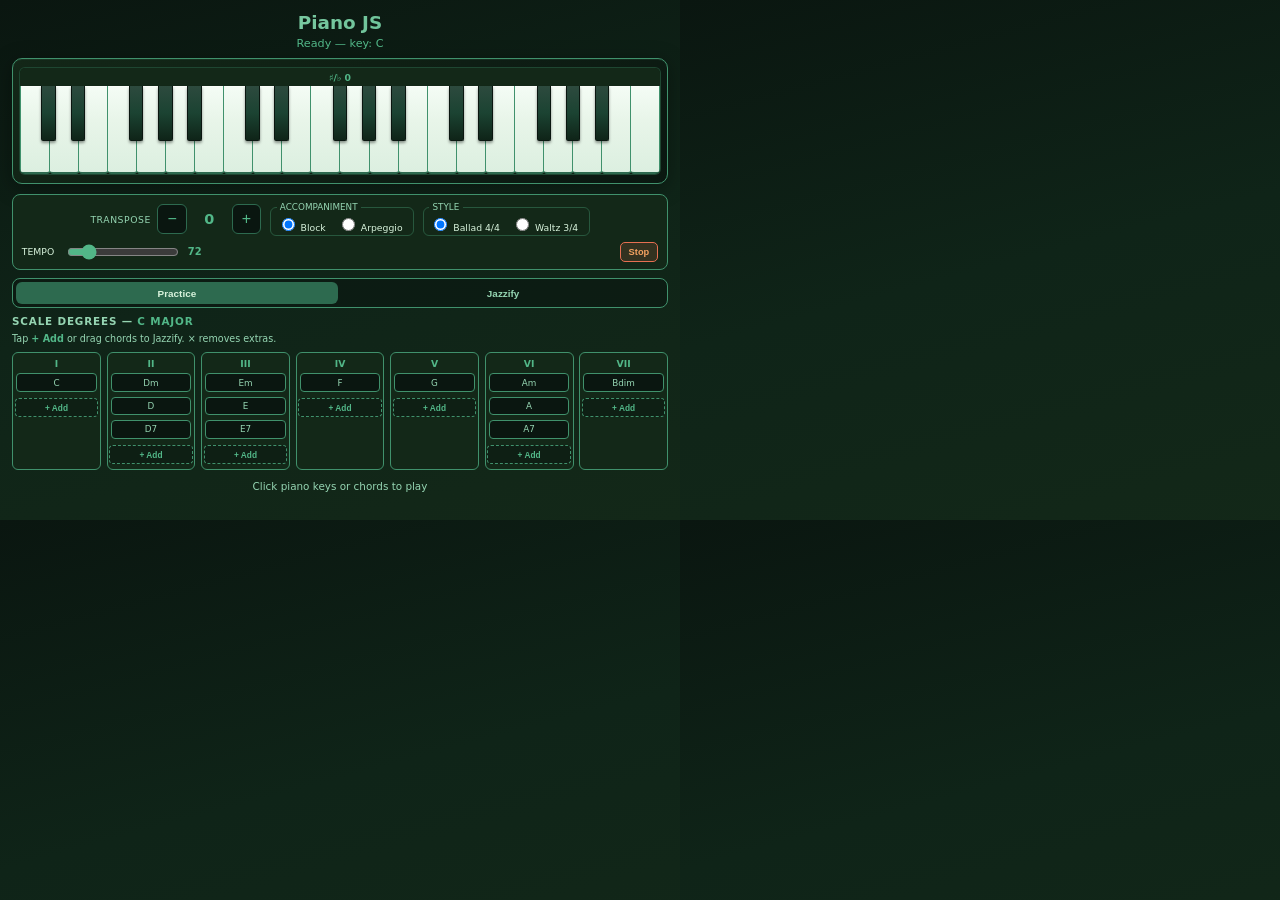
<file: plugin-component/popup.html>
<!DOCTYPE html>
<html lang="en">

<head>
	<meta charset="UTF-8" />
	<title>Piano JS</title>
	<link rel="stylesheet" href="popup.css" />
</head>

<body class="pianojs-popup">
	<header class="popup-header">
		<h1>Piano JS</h1>
		<p id="load-status" class="load-status">Loading sounds…</p>
	</header>

	<section class="piano-panel">
		<div id="sketch-holder"></div>
	</section>

	<section class="playback-panel" id="playback-panel" aria-label="Playback settings">
		<div class="playback-panel__group playback-panel__transpose">
			<span class="playback-panel__label">Transpose</span>
			<button type="button" id="transpose-down" aria-label="Transpose down">−</button>
			<span id="transpose-value" class="playback-panel__value">0</span>
			<button type="button" id="transpose-up" aria-label="Transpose up">+</button>
		</div>
		<fieldset class="playback-panel__group accomp-mode-group">
			<legend>Accompaniment</legend>
			<label><input type="radio" name="accomp-mode" id="accomp-mode-block" value="block" checked /> Block</label>
			<label><input type="radio" name="accomp-mode" id="accomp-mode-arpeggio" value="arpeggio" /> Arpeggio</label>
		</fieldset>
		<fieldset class="playback-panel__group accomp-style-group" id="accomp-style-group" hidden>
			<legend>Style</legend>
			<label><input type="radio" name="accomp-style" id="accomp-style-ballad" value="ballad" checked /> Ballad 4/4</label>
			<label><input type="radio" name="accomp-style" id="accomp-style-waltz" value="waltz" /> Waltz 3/4</label>
		</fieldset>
		<div class="playback-panel__group playback-panel__tempo">
			<label class="accomp-bpm-label" for="accomp-bpm">Tempo</label>
			<input type="range" id="accomp-bpm" min="50" max="200" value="72" aria-valuemin="50" aria-valuemax="200" aria-valuenow="72" />
			<span id="accomp-bpm-value" class="accomp-bpm-value" aria-live="polite">72</span>
		</div>
		<button type="button" id="accomp-stop" class="accomp-stop-btn playback-panel__stop">Stop</button>
	</section>

	<nav class="app-tabs" role="tablist" aria-label="Main views">
		<button type="button" class="app-tab is-active" role="tab" data-tab="practice" aria-selected="true">Practice</button>
		<button type="button" class="app-tab" role="tab" data-tab="jazzify" aria-selected="false">Jazzify</button>
	</nav>

	<div id="tab-panel-practice" class="tab-panel" role="tabpanel">
		<section class="degree-section">
			<h2>Scale degrees — <span id="current-key-label" class="current-key-label">C major</span></h2>
			<p class="degree-hint">Tap <strong>+ Add</strong> or drag chords to Jazzify. × removes extras.</p>
			<div id="degree-chords"></div>
		</section>
	</div>

	<div id="tab-panel-jazzify" class="tab-panel is-hidden" role="tabpanel" hidden>
		<section class="jazzify-section">
			<h2>Jazzify</h2>
			<p class="jazzify-hint">Drag chords here or type symbols. <strong>Jazzify</strong> inserts ii–V and passing chords (dashed). Tap to hear.</p>
			<div id="song-progression" class="progression-strip" aria-live="polite"></div>
			<div id="progression-drop-zone" class="progression-drop-zone">
				<span class="progression-drop-label">Drop chords here</span>
			</div>
			<div class="jazzify-toolbar">
				<label class="jazzify-key-label">Key <select id="jazzify-key"></select></label>
				<input type="text" id="jazzify-chord-input" class="jazzify-chord-input" placeholder="C, Em, G7" />
				<button type="button" id="jazzify-chord-add" class="jazzify-secondary-btn">Add</button>
				<button type="button" id="jazzify-run" class="jazzify-primary-btn">Jazzify</button>
				<button type="button" id="jazzify-clear" class="jazzify-secondary-btn">Clear</button>
			</div>
			<div id="jazzify-suggestions" class="jazzify-suggestions"></div>
		</section>
	</div>

	<p class="footer-hint">Click piano keys or chords to play</p>

	<div id="chord-picker-overlay" class="chord-picker-overlay" hidden aria-hidden="true">
		<div class="chord-picker-dialog" role="dialog" aria-modal="true" aria-labelledby="chord-picker-title">
			<h3 id="chord-picker-title" class="chord-picker-title">Add chords</h3>
			<p class="chord-picker-sub">Tick chords for this scale degree, then add all at once.</p>
			<div id="chord-picker-list" class="chord-picker-list"></div>
			<div class="chord-picker-actions">
				<button type="button" id="chord-picker-select-all" class="chord-picker-secondary">Select all</button>
				<button type="button" id="chord-picker-clear" class="chord-picker-secondary">Clear</button>
				<button type="button" id="chord-picker-cancel" class="chord-picker-secondary">Cancel</button>
				<button type="button" id="chord-picker-confirm" class="chord-picker-primary">Add selected</button>
			</div>
		</div>
	</div>

	<script src="lib/Tone.min.js"></script>
	<script src="definitions.js"></script>
	<script src="chord-voicing.js"></script>
	<script src="arpeggio-patterns.js"></script>
	<script src="playback.js"></script>
	<script src="piano_dom.js"></script>
	<script src="chords-ui.js"></script>
	<script src="jazzify.js"></script>
	<script src="jazzify-ui.js"></script>
	<script src="popup.js"></script>
</body>

</html>
</file>
<file: plugin-component/popup.css>
:root {
	--bg-deep: #0a1610;
	--bg-panel: #132818;
	--bg-panel-hover: #1a3324;
	--accent: #2d6a4f;
	--accent-bright: #52b788;
	--accent-glow: rgba(82, 183, 136, 0.35);
	--text: #d8f3dc;
	--text-muted: #95d5b2;
	--border: #40916c;
	--danger: #e76f51;
}

* {
	box-sizing: border-box;
}

html,
body {
	margin: 0;
	padding: 0;
	width: 680px;
	min-width: 680px;
	max-height: 640px;
	min-height: 520px;
	overflow-y: auto;
	overflow-x: hidden;
	font-family: 'Segoe UI', system-ui, -apple-system, sans-serif;
	background: linear-gradient(165deg, var(--bg-deep) 0%, #0f2418 50%, var(--bg-panel) 100%);
	color: var(--text);
}

body {
	padding: 0.75rem;
}

.popup-header {
	text-align: center;
	margin-bottom: 0.5rem;
}

.popup-header h1 {
	margin: 0;
	font-size: 1.15rem;
	font-weight: 600;
	background: linear-gradient(90deg, var(--text-muted), var(--accent-bright));
	-webkit-background-clip: text;
	-webkit-text-fill-color: transparent;
	background-clip: text;
}

.load-status {
	margin: 0.25rem 0 0;
	font-size: 0.7rem;
	color: var(--text-muted);
}

.load-status.ready {
	color: var(--accent-bright);
}

.piano-panel {
	background: linear-gradient(145deg, rgba(19, 40, 24, 0.95), rgba(10, 22, 16, 0.9));
	border: 1px solid var(--border);
	border-radius: 10px;
	padding: 0.5rem 0.35rem;
	margin-bottom: 0.6rem;
	box-shadow: 0 4px 20px rgba(0, 0, 0, 0.35), inset 0 1px 0 rgba(82, 183, 136, 0.1);
	overflow-x: auto;
}

#sketch-holder {
	display: flex;
	justify-content: center;
	overflow: visible;
	border-radius: 6px;
	min-width: 0;
	width: 100%;
}

.piano-root {
	width: 100%;
	min-width: 0;
	display: flex;
	flex-direction: column;
	border-radius: 6px;
	overflow: hidden;
	background: #0d1f12;
	border: 1px solid rgba(64, 145, 108, 0.35);
}

.piano-transpose-bar {
	display: flex;
	align-items: center;
	justify-content: center;
	min-height: 1.15rem;
	padding: 0.12rem 0.25rem;
	background: #132818;
	border-radius: 4px 4px 0 0;
}

.piano-transpose-badge {
	font-size: 0.58rem;
	font-weight: 600;
	color: #52b788;
}

.piano-keys-stage {
	position: relative;
	width: 100%;
	min-height: 5.5rem;
	touch-action: manipulation;
}

.pianojs-popup .piano-keys-stage {
	min-height: 5.5rem;
}

.piano-whites {
	display: flex;
	flex-direction: row;
	width: 100%;
	height: 100%;
	min-height: inherit;
}

.piano-blacks {
	position: absolute;
	left: 0;
	right: 0;
	top: 0;
	height: 62%;
	pointer-events: none;
}

.piano-blacks .piano-key {
	pointer-events: auto;
}

.piano-key {
	position: relative;
	margin: 0;
	padding: 0;
	border: none;
	cursor: pointer;
	-webkit-tap-highlight-color: transparent;
	box-sizing: border-box;
}

.piano-key--white {
	flex: 1 1 0;
	min-width: 0;
	border-radius: 0 0 3px 3px;
	background: linear-gradient(180deg, #f4fcf5 0%, #e8f5e9 40%, #dcefe0 100%);
	box-shadow: inset 0 1px 0 rgba(255, 255, 255, 0.55);
	border-right: 1px solid #40916c;
	border-bottom: 2px solid #2d6a4f;
}

.piano-key--white:first-child {
	border-left: 1px solid #40916c;
}

.piano-key--white:active,
.piano-key--white.is-pressed {
	background: linear-gradient(180deg, #d8f3dc 0%, #c3e6cb 100%);
}

.piano-key--black {
	position: absolute;
	top: 0;
	height: 100%;
	border-radius: 0 0 2px 2px;
	background: linear-gradient(180deg, #2d4a3e 0%, #1b4332 50%, #0f2418 100%);
	box-shadow: 0 2px 3px rgba(0, 0, 0, 0.4);
	border: 1px solid #0a1610;
	border-top: none;
	z-index: 2;
}

.piano-key--black:active,
.piano-key--black.is-pressed {
	background: linear-gradient(180deg, #40916c 0%, #1b4332 100%);
}

.piano-key--white.is-highlighted::after,
.piano-key--black.is-highlighted::after {
	content: '';
	position: absolute;
	left: 50%;
	transform: translateX(-50%);
	width: 0.45rem;
	height: 0.45rem;
	border-radius: 50%;
	background: radial-gradient(circle, #52b788 0%, #2d6a4f 100%);
	pointer-events: none;
}

.piano-key--white.is-highlighted::after {
	bottom: 16%;
}

.piano-key--black.is-highlighted::after {
	bottom: 20%;
}

.playback-panel {
	width: 100%;
	margin-bottom: 0.5rem;
	padding: 0.45rem 0.55rem;
	display: flex;
	flex-wrap: wrap;
	align-items: center;
	justify-content: center;
	gap: 0.35rem 0.55rem;
	background: var(--bg-panel);
	border: 1px solid var(--border);
	border-radius: 8px;
}

.playback-panel__group {
	display: flex;
	flex-wrap: wrap;
	align-items: center;
	gap: 0.25rem 0.4rem;
}

.playback-panel fieldset.playback-panel__group {
	margin: 0;
	padding: 0.15rem 0.35rem;
	border: 1px solid rgba(64, 145, 108, 0.45);
	border-radius: 6px;
}

.playback-panel legend {
	font-size: 0.55rem;
	text-transform: uppercase;
	color: var(--text-muted);
	padding: 0 0.2rem;
}

.playback-panel label {
	font-size: 0.58rem;
	color: var(--text);
	margin-right: 0.3rem;
	cursor: pointer;
}

.playback-panel__label {
	font-size: 0.58rem;
	color: var(--text-muted);
	text-transform: uppercase;
	letter-spacing: 0.06em;
}

.playback-panel__transpose button {
	width: 1.85rem;
	height: 1.85rem;
	border: 1px solid var(--accent);
	border-radius: 6px;
	background: var(--bg-deep);
	color: var(--accent-bright);
	font-size: 1rem;
	cursor: pointer;
	transition: background 0.15s, box-shadow 0.15s;
}

.playback-panel__transpose button:hover {
	background: var(--accent);
	box-shadow: 0 0 10px var(--accent-glow);
}

.playback-panel__value,
#transpose-value {
	min-width: 2rem;
	text-align: center;
	font-size: 0.9rem;
	font-weight: 600;
	color: var(--accent-bright);
}

.playback-panel__tempo {
	flex: 1 1 9rem;
	min-width: 8rem;
}

.accomp-bpm-label {
	margin-right: 0;
	font-size: 0.58rem;
	color: var(--text-muted);
	text-transform: uppercase;
}

.playback-panel input[type='range']#accomp-bpm {
	flex: 1 1 3.5rem;
	width: auto;
	min-width: 3rem;
	max-width: 7rem;
	accent-color: var(--accent-bright);
}

.accomp-bpm-value {
	min-width: 1.5rem;
	font-size: 0.62rem;
	font-weight: 600;
	color: var(--accent-bright);
}

.accomp-stop-btn,
.playback-panel__stop {
	padding: 0.25rem 0.5rem;
	border: 1px solid var(--danger);
	border-radius: 5px;
	background: rgba(231, 111, 81, 0.15);
	color: #f4a261;
	font-size: 0.58rem;
	font-weight: 600;
	cursor: pointer;
}

.degree-section {
	width: 100%;
}

.degree-section h2 {
	font-size: 0.65rem;
	text-transform: uppercase;
	letter-spacing: 0.08em;
	color: var(--text-muted);
	margin: 0 0 0.35rem;
}

.degree-hint {
	margin: 0 0 0.4rem;
	font-size: 0.6rem;
	line-height: 1.35;
	color: var(--text-muted);
}

.degree-hint strong {
	color: var(--accent-bright);
}

#degree-chords {
	--degree-col-scale: 1;
	display: flex;
	flex-direction: row;
	flex-wrap: nowrap;
	align-items: stretch;
	width: 100%;
	gap: 0.35rem;
	overflow-x: visible;
	padding-bottom: 0.15rem;
}

#degree-chords .degree-cell {
	flex: 1 1 0;
	min-width: 0;
	max-width: none;
}

.degree-cell {
	display: flex;
	flex-direction: column;
	align-items: stretch;
	gap: calc(0.18rem * var(--degree-col-scale));
	padding: calc(0.28rem * var(--degree-col-scale)) calc(0.1rem * var(--degree-col-scale));
	border: 1px solid var(--border);
	border-radius: calc(6px * var(--degree-col-scale));
	background: var(--bg-panel);
	color: var(--text);
	min-width: 0;
	transition: background 0.12s, box-shadow 0.12s, border-color 0.12s;
}

.degree-cell:hover {
	background: var(--bg-panel-hover);
	border-color: var(--accent-bright);
	box-shadow: 0 0 10px var(--accent-glow);
}

.degree-label {
	align-self: center;
	font-size: calc(0.58rem * var(--degree-col-scale));
	font-weight: 700;
	color: var(--accent-bright);
}

.degree-slot-list {
	display: flex;
	flex-direction: column;
	gap: calc(0.12rem * var(--degree-col-scale));
	width: 100%;
}

.degree-slot-row {
	display: flex;
	align-items: center;
	gap: calc(0.12rem * var(--degree-col-scale));
	width: 100%;
	min-width: 0;
}

.degree-slot-btn {
	flex: 1;
	min-width: 0;
	margin: 0;
	padding: calc(0.18rem * var(--degree-col-scale)) calc(0.08rem * var(--degree-col-scale));
	border: 1px solid rgba(64, 145, 108, 0.4);
	border-radius: calc(4px * var(--degree-col-scale));
	background: var(--bg-deep);
	color: var(--text-muted);
	font-size: calc(0.5rem * var(--degree-col-scale));
	font-family: inherit;
	cursor: pointer;
	transition: background 0.12s, color 0.12s, border-color 0.12s, box-shadow 0.12s;
}

.degree-slot-btn:hover {
	background: var(--accent);
	border-color: var(--accent-bright);
	color: var(--text);
	box-shadow: 0 0 6px var(--accent-glow);
}

.slot-remove {
	flex: 0 0 auto;
	width: calc(1.15rem * var(--degree-col-scale, 1));
	height: calc(1.15rem * var(--degree-col-scale, 1));
	padding: 0;
	border: 1px solid rgba(231, 111, 81, 0.45);
	border-radius: calc(4px * var(--degree-col-scale, 1));
	background: rgba(231, 111, 81, 0.1);
	color: var(--danger);
	font-size: calc(0.72rem * var(--degree-col-scale, 1));
	line-height: 1;
	cursor: pointer;
}

.slot-remove:hover {
	background: rgba(231, 111, 81, 0.22);
}

.degree-add-btn {
	margin-top: calc(0.12rem * var(--degree-col-scale, 1));
	width: 100%;
	padding: calc(0.22rem * var(--degree-col-scale, 1)) calc(0.1rem * var(--degree-col-scale, 1));
	border: 1px dashed var(--border);
	border-radius: calc(4px * var(--degree-col-scale, 1));
	background: rgba(10, 22, 16, 0.45);
	color: var(--accent-bright);
	font-size: calc(0.52rem * var(--degree-col-scale, 1));
	font-weight: 600;
	cursor: pointer;
	transition: background 0.12s, border-color 0.12s, box-shadow 0.12s;
}

.degree-add-btn:hover {
	background: rgba(45, 106, 79, 0.35);
	border-color: var(--accent-bright);
	border-style: solid;
	box-shadow: 0 0 8px var(--accent-glow);
}

.chord-picker-overlay {
	position: fixed;
	inset: 0;
	z-index: 1000;
	display: flex;
	align-items: center;
	justify-content: center;
	padding: 0.75rem;
	background: rgba(5, 12, 8, 0.72);
	backdrop-filter: blur(4px);
}

.chord-picker-overlay[hidden] {
	display: none;
}

.chord-picker-dialog {
	width: 100%;
	max-width: 320px;
	max-height: 85vh;
	display: flex;
	flex-direction: column;
	padding: 0.75rem;
	border: 1px solid var(--border);
	border-radius: 10px;
	background: linear-gradient(160deg, var(--bg-panel) 0%, var(--bg-deep) 100%);
	box-shadow: 0 12px 40px rgba(0, 0, 0, 0.5);
}

.chord-picker-title {
	margin: 0 0 0.25rem;
	font-size: 0.85rem;
	color: var(--accent-bright);
}

.chord-picker-sub {
	margin: 0 0 0.5rem;
	font-size: 0.62rem;
	color: var(--text-muted);
	line-height: 1.35;
}

.chord-picker-list {
	flex: 1;
	overflow-y: auto;
	display: flex;
	flex-direction: column;
	gap: 0.25rem;
	margin-bottom: 0.6rem;
	padding-right: 0.15rem;
}

.chord-picker-item {
	display: flex;
	align-items: center;
	gap: 0.4rem;
	padding: 0.35rem 0.4rem;
	border: 1px solid rgba(64, 145, 108, 0.35);
	border-radius: 6px;
	background: rgba(10, 22, 16, 0.5);
	cursor: pointer;
	font-size: 0.72rem;
}

.chord-picker-item:hover:not(.is-default) {
	border-color: var(--accent-bright);
	background: rgba(45, 106, 79, 0.25);
}

.chord-picker-item.is-default {
	opacity: 0.75;
	cursor: default;
}

.chord-picker-check {
	flex: 0 0 auto;
	width: 0.9rem;
	height: 0.9rem;
	accent-color: var(--accent-bright);
}

.chord-picker-name {
	flex: 1;
	color: var(--text);
}

.picker-tag {
	font-size: 0.55rem;
	color: var(--text-muted);
	font-weight: 400;
}

.chord-picker-actions {
	display: flex;
	flex-wrap: wrap;
	gap: 0.35rem;
	justify-content: flex-end;
}

.chord-picker-primary,
.chord-picker-secondary {
	padding: 0.35rem 0.55rem;
	border-radius: 6px;
	font-size: 0.65rem;
	font-family: inherit;
	cursor: pointer;
	border: 1px solid var(--border);
}

.chord-picker-primary {
	background: var(--accent);
	color: var(--text);
	border-color: var(--accent-bright);
	font-weight: 600;
}

.chord-picker-primary:hover {
	background: var(--accent-bright);
	color: var(--bg-deep);
}

.chord-picker-secondary {
	background: var(--bg-deep);
	color: var(--text-muted);
}

.chord-picker-secondary:hover {
	border-color: var(--accent-bright);
	color: var(--text);
}

.chord-section {
	margin-bottom: 0.5rem;
}

.chord-section-head {
	margin: 0 0 0.35rem;
	padding: 0;
	border: none;
}

.accordion-trigger {
	display: flex;
	align-items: center;
	gap: 0.35rem;
	width: 100%;
	margin: 0;
	padding: 0.28rem 0.2rem;
	border: 1px solid var(--border);
	border-radius: 6px;
	background: var(--bg-deep);
	color: var(--text);
	font: inherit;
	font-size: 0.62rem;
	font-weight: 600;
	text-transform: uppercase;
	letter-spacing: 0.06em;
	cursor: pointer;
	text-align: left;
}

.accordion-trigger:hover {
	background: var(--bg-panel-hover);
	border-color: var(--accent-bright);
}

.accordion-chevron {
	flex: 0 0 auto;
	width: 1rem;
	text-align: center;
	color: var(--accent-bright);
	transition: transform 0.2s ease;
}

.chord-section.is-collapsed .accordion-chevron {
	transform: rotate(-90deg);
}

.accordion-title {
	flex: 1;
	min-width: 0;
}

.jazz-chords-panel {
	max-height: 1600px;
	opacity: 1;
	overflow: hidden;
	transition: max-height 0.32s ease, opacity 0.22s ease;
}

.chord-section.is-collapsed .jazz-chords-panel {
	max-height: 0;
	opacity: 0;
	margin: 0;
	padding: 0;
	pointer-events: none;
}

.jazz-hint {
	margin: 0 0 0.4rem;
	font-size: 0.58rem;
	line-height: 1.35;
	color: var(--text-muted);
}

.jazz-hint strong {
	color: var(--accent-bright);
}

.chord-lib-btn {
	cursor: grab;
	user-select: none;
}

.chord-lib-btn:active {
	cursor: grabbing;
}

.chord-lib-btn.lib-picked {
	outline: 2px solid var(--accent-bright);
	outline-offset: 0;
}

body.chord-drag-active {
	cursor: grabbing;
}

.current-key-label {
	color: var(--accent-bright);
	font-weight: 600;
}

.table-wrap {
	overflow-x: auto;
	-webkit-overflow-scrolling: touch;
	max-height: 200px;
	overflow-y: auto;
	border: 1px solid var(--border);
	border-radius: 8px;
	background: rgba(10, 22, 16, 0.6);
}

#chord-table {
	width: 100%;
	border-collapse: collapse;
	font-size: 0.58rem;
}

#chord-table th {
	position: sticky;
	top: 0;
	background: var(--accent);
	color: var(--text);
	padding: 0.3rem 0.2rem;
	border: 1px solid var(--border);
	z-index: 1;
}

#chord-table th.row-key {
	left: 0;
	z-index: 2;
}

#chord-table td {
	padding: 0.25rem;
	border: 1px solid rgba(64, 145, 108, 0.3);
	vertical-align: top;
}

.chord-btn {
	display: inline-block;
	margin: 0.1rem;
	padding: 0.2rem 0.3rem;
	border: 1px solid var(--border);
	border-radius: 4px;
	background: var(--bg-deep);
	color: var(--text-muted);
	font-size: 0.55rem;
	cursor: pointer;
	transition: background 0.12s, color 0.12s, box-shadow 0.12s;
}

.chord-btn:hover {
	background: var(--accent);
	color: var(--text);
	box-shadow: 0 0 6px var(--accent-glow);
}

.chord-btn.active {
	background: var(--accent);
	border-color: var(--accent-bright);
	color: var(--text);
}

.footer-hint {
	margin: 0.5rem 0 0;
	text-align: center;
	font-size: 0.65rem;
	color: var(--text-muted);
}

.app-tabs {
	display: flex;
	gap: 0.3rem;
	margin-bottom: 0.45rem;
	padding: 0.2rem;
	border: 1px solid var(--border);
	border-radius: 8px;
	background: rgba(10, 22, 16, 0.6);
}

.app-tab {
	flex: 1;
	padding: 0.35rem;
	border: none;
	border-radius: 6px;
	background: transparent;
	color: var(--text-muted);
	font-size: 0.62rem;
	font-weight: 600;
	cursor: pointer;
}

.app-tab.is-active {
	background: var(--accent);
	color: var(--text);
}

.tab-panel.is-hidden {
	display: none;
}

.jazzify-section h2 {
	font-size: 0.62rem;
	text-transform: uppercase;
	color: var(--text-muted);
	margin: 0 0 0.35rem;
}

.jazzify-hint {
	margin: 0 0 0.45rem;
	font-size: 0.58rem;
	color: var(--text-muted);
	line-height: 1.35;
}

.progression-strip {
	display: flex;
	flex-wrap: wrap;
	gap: 0.3rem;
	min-height: 2rem;
	padding: 0.4rem;
	margin-bottom: 0.35rem;
	background: var(--bg-deep);
	border: 1px dashed rgba(64, 145, 108, 0.45);
	border-radius: 6px;
}

.progression-empty {
	margin: 0;
	font-size: 0.58rem;
	color: var(--text-muted);
}

.progression-slot {
	display: inline-flex;
	align-items: center;
	gap: 0.15rem;
}

.progression-slot-index {
	font-size: 0.55rem;
	color: var(--text-muted);
}

.progression-chip,
.suggestion-chip {
	padding: 0.22rem 0.4rem;
	font-size: 0.55rem;
	border: 1px solid var(--border);
	border-radius: 4px;
	background: var(--bg-panel-hover);
	color: var(--text);
	cursor: pointer;
}

.suggestion-chip--insert {
	border-style: dashed;
	font-style: italic;
	background: rgba(45, 106, 79, 0.35);
}

.jazzify-variant-meta {
	font-size: 0.52rem;
	font-weight: 400;
	color: var(--text-muted);
}

.progression-remove {
	width: 1.1rem;
	height: 1.1rem;
	padding: 0;
	border: none;
	border-radius: 3px;
	background: rgba(231, 111, 81, 0.2);
	color: #f4a261;
	font-size: 0.75rem;
	cursor: pointer;
}

.progression-drop-zone {
	display: flex;
	align-items: center;
	justify-content: center;
	min-height: 2rem;
	margin-bottom: 0.4rem;
	border: 2px dashed rgba(82, 183, 136, 0.4);
	border-radius: 6px;
	font-size: 0.58rem;
	color: var(--text-muted);
}

.progression-drop-zone.is-drag-hover {
	border-color: var(--accent-bright);
	background: rgba(45, 106, 79, 0.3);
}

.jazzify-toolbar {
	display: flex;
	flex-wrap: wrap;
	gap: 0.3rem;
	align-items: center;
	margin-bottom: 0.45rem;
}

.jazzify-key-label {
	font-size: 0.58rem;
	color: var(--text-muted);
}

.jazzify-key-label select {
	font-size: 0.58rem;
	padding: 0.2rem;
}

.jazzify-chord-input {
	width: 4.5rem;
	padding: 0.22rem 0.35rem;
	font-size: 0.58rem;
	border: 1px solid var(--border);
	border-radius: 4px;
	background: var(--bg-deep);
	color: var(--text);
}

.jazzify-primary-btn {
	padding: 0.3rem 0.55rem;
	font-size: 0.58rem;
	font-weight: 700;
	border: none;
	border-radius: 5px;
	background: var(--accent-bright);
	color: var(--bg-deep);
	cursor: pointer;
}

.jazzify-secondary-btn {
	padding: 0.28rem 0.45rem;
	font-size: 0.55rem;
	border: 1px solid var(--border);
	border-radius: 4px;
	background: var(--bg-panel);
	color: var(--text-muted);
	cursor: pointer;
}

.jazzify-suggestions {
	display: flex;
	flex-direction: column;
	gap: 0.4rem;
}

.jazzify-variant {
	padding: 0.4rem 0.5rem;
	border: 1px solid rgba(64, 145, 108, 0.4);
	border-radius: 6px;
	background: var(--bg-panel);
}

.jazzify-variant-head h3 {
	margin: 0 0 0.15rem;
	font-size: 0.65rem;
	color: var(--accent-bright);
}

.jazzify-variant-desc {
	margin: 0 0 0.35rem;
	font-size: 0.55rem;
	color: var(--text-muted);
}

.suggestion-row {
	display: flex;
	flex-wrap: wrap;
	gap: 0.25rem;
	align-items: center;
}

.suggestion-arrow {
	font-size: 0.6rem;
	color: var(--text-muted);
}
</file>
